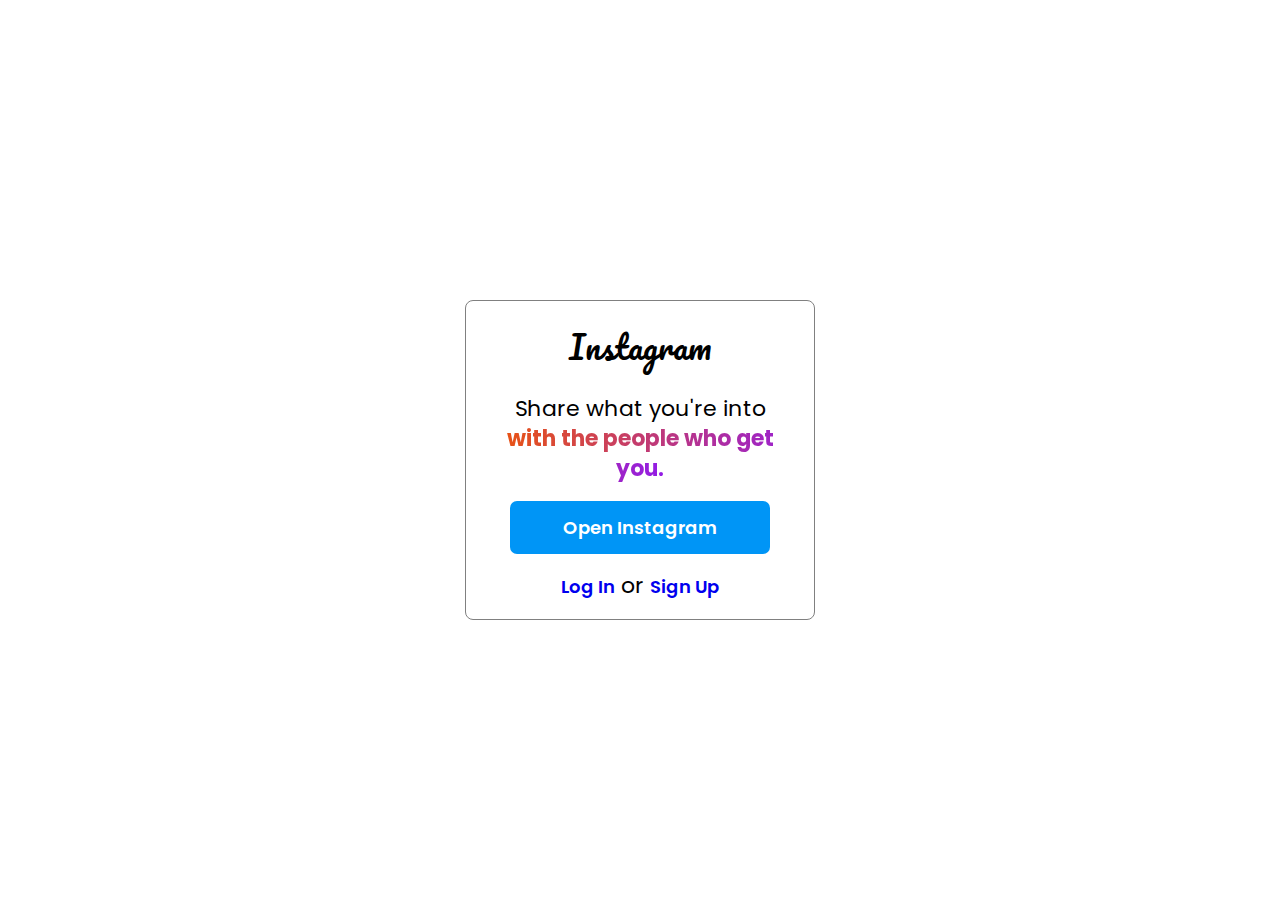
<file: index.html>
<!DOCTYPE html>
<html lang="en">
<head>
    <meta charset="UTF-8">
    <meta name="viewport" content="width=device-width, initial-scale=1.0">
    <title>Instagram Signup</title>
    <link rel="shortcut icon" href="./assets/favicon.png" type="image/x-icon">
    <link rel="stylesheet" href="./assets/style.css">
    <link rel="preconnect" href="https://fonts.googleapis.com">
<link rel="preconnect" href="https://fonts.gstatic.com" crossorigin>
<link href="https://fonts.googleapis.com/css2?family=Gochi+Hand&family=Pacifico&family=Poppins:ital,wght@0,100;0,200;0,300;0,400;0,500;0,600;0,700;0,800;0,900;1,100;1,200;1,300;1,400;1,500;1,600;1,700;1,800;1,900&display=swap" rel="stylesheet">
</head>
<body>
    <div class="main">
        <h1>Instagram</h1>
        <p>Share what you're into <span>with the people who get you.</span></p>
        <button><a href="./assets/home.html">Open Instagram</a></button>
        <p><a href="./assets/login.html">Log In</a> or <a href="./assets/signUp.html">Sign Up</a></p>
    </div>
</body>
</html>
</file>
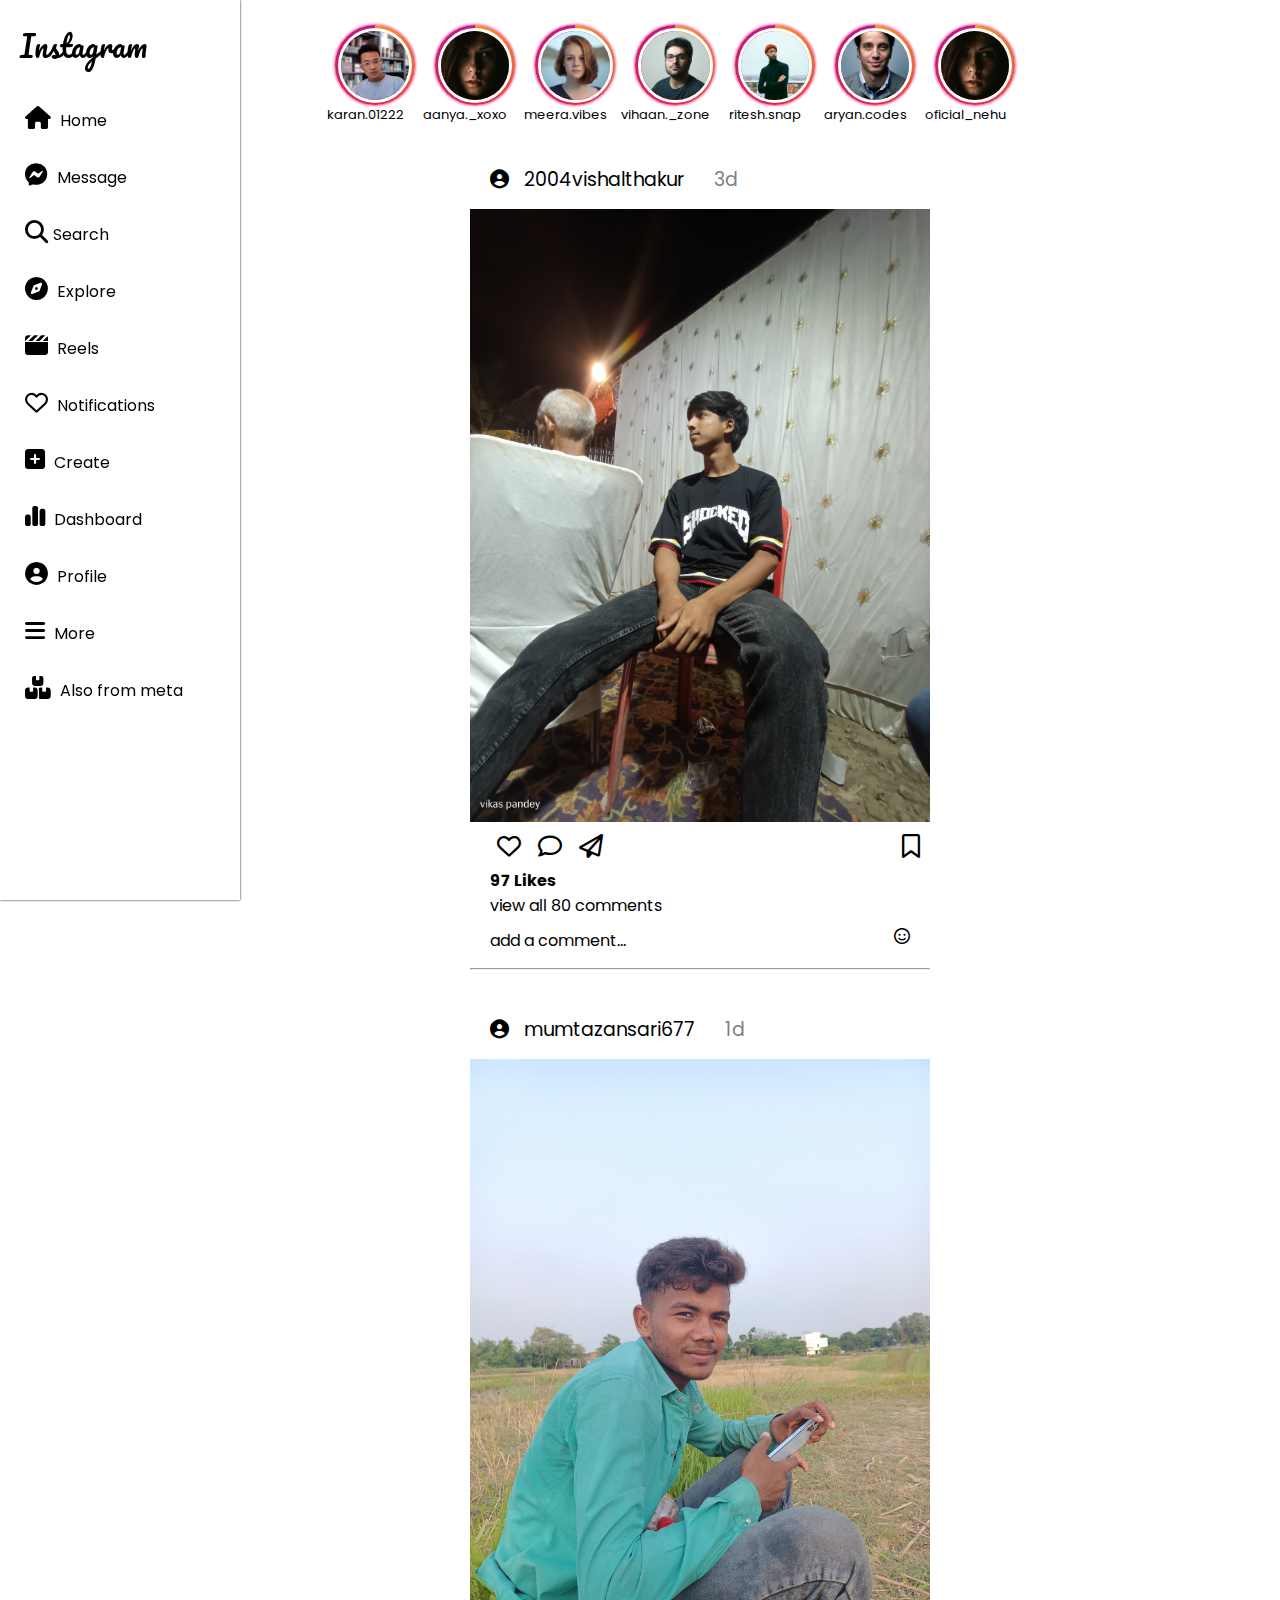
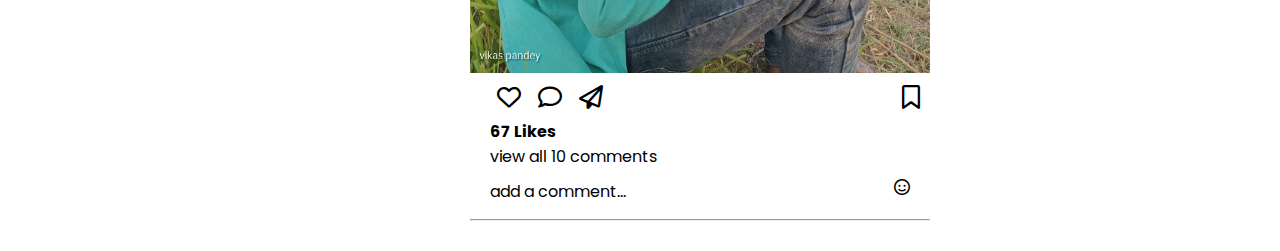
<file: assets/home.html>
<!DOCTYPE html>
<html lang="en">

<head>
    <meta charset="UTF-8">
    <meta name="viewport" content="width=device-width, initial-scale=1.0">
    <title>Instagram-Home</title>
    <link rel="shortcut icon" href="favicon.png" type="image/x-icon">
    <link rel="stylesheet" href="home.css">
    <link rel="preconnect" href="https://fonts.googleapis.com">
    <link rel="preconnect" href="https://fonts.gstatic.com" crossorigin>
    <link
        href="https://fonts.googleapis.com/css2?family=Gochi+Hand&family=Pacifico&family=Poppins:ital,wght@0,100;0,200;0,300;0,400;0,500;0,600;0,700;0,800;0,900;1,100;1,200;1,300;1,400;1,500;1,600;1,700;1,800;1,900&display=swap"
        rel="stylesheet">
    <link rel="stylesheet" href="https://cdnjs.cloudflare.com/ajax/libs/font-awesome/6.7.2/css/all.min.css"
        integrity="sha512-Evv84Mr4kqVGRNSgIGL/F/aIDqQb7xQ2vcrdIwxfjThSH8CSR7PBEakCr51Ck+w+/U6swU2Im1vVX0SVk9ABhg=="
        crossorigin="anonymous" referrerpolicy="no-referrer" />
</head>

<body>
    <div class="main">
        <div class="side">
            <h1>Instagram</h1>
            <i class="fa-brands fa-instagram"></i>
            <div class="nav">
                <ul>
                    <li><a href="#"><i class="fa-solid fa-house"></i> <span>Home</span></a></li>
                    <li><a href="#"><i class="fa-brands fa-facebook-messenger"></i> <span>Message</span></a></li>
                    <li><a href="#"><i class="fa-solid fa-magnifying-glass"></i><span>Search</span></a></li>
                    <li><a href="#"><i class="fas fa-compass"></i> <span>Explore</span></a></li>
                    <li><a href="#"><i class="fas fa-clapperboard"></i> <span>Reels</span></a></li>

                    <li><a href="#"><i class="fa-regular fa-heart"></i> <span>Notifications</span></a></li>
                    <li><a href="#"><i class="fa-solid fa-square-plus"></i><span> Create</span></a></li>
                    <li><a href="#"><i class="fa-solid fa-chart-simple"></i> <span>Dashboard</span></a></li>
                    <li><a href="#"><i class="fas fa-user-circle"></i><span> Profile</span></a></li>
                    <li><a href="#"><i class="fa-solid fa-bars"></i> <span>More</span></a></li>
                    <li><a href="#"><i class="fa-solid fa-boxes-stacked"></i> <span>Also from meta</span></a></li>
                </ul>
            </div>
        </div>

        <div class="content">
            <div class="header">
                <div class="name">
                    <div class="story"><img src="./photos/story1.jpg" alt=""></div>karan.01222
                </div>
                <div class="name">
                    <div class="story"><img src="./photos/story2.jpg" alt=""></div>aanya._xoxo
                </div>
                <div class="name">
                    <div class="story"><img src="./photos/story3.jpg" alt=""></div>meera.vibes
                </div>
                <div class="name">
                    <div class="story"><img src="./photos/story4.jpg" alt=""></div>vihaan._zone
                </div>
                <div class="name">
                    <div class="story"><img src="./photos/story5.jpg" alt=""></div>ritesh.snap
                </div>
                <div class="name">
                    <div class="story"><img src="./photos/story6.jpg" alt=""></div>aryan.codes
                </div>
                <div class="name">
                    <div class="story"><img src="./photos/story2.jpg" alt=""></div>oficial_nehu
                </div>

            </div>
            <div class="all">
                <div class="profile">
                    <span><i class="fas fa-user-circle"></i>
                        2004vishalthakur </span> <span>3d</span>
                </div>
                <div class="image">
                    <img src="./photos/vishal.jpg" alt="">
                </div>
                <div class="icon">
                    <div><i class="fa-regular fa-heart"></i><i class="fa-regular fa-comment"></i>
                        <i class="fa-regular fa-paper-plane"></i>
                    </div>
                    <i class="fa-regular fa-bookmark"></i>
                </div>
                <div class="p">
                    <p><b>97 Likes</b></p>
                    <p>view all 80 comments</p>
                </div>
                <div class="emoji">
                    <p>add a comment...</p>
                    <i class="fa-regular fa-face-smile"></i>
                </div>
                <hr>
            </div>
            <div class="all">
                <div class="profile">
                    <span><i class="fas fa-user-circle"></i>
                        mumtazansari677 </span> <span>1d</span>
                </div>
                <div class="image">
                    <img src="./photos/vicky.jpg" alt="">
                </div>
                <div class="icon">
                    <div><i class="fa-regular fa-heart"></i><i class="fa-regular fa-comment"></i>
                        <i class="fa-regular fa-paper-plane"></i>
                    </div>
                    <i class="fa-regular fa-bookmark"></i>
                </div>
                <div class="p">
                    <p><b>67 Likes</b></p>
                    <p>view all 10 comments</p>
                </div>
                <div class="emoji">
                    <p>add a comment...</p>
                    <i class="fa-regular fa-face-smile"></i>
                </div>
                <hr>
            </div>
        </div>
        <div class="suggest">
            <div class="myprofile">
                <div class="person"><span><img src="./photos/story4.jpg" alt="">vikas_pandey_308</span> <a
                        href="#">Switch</a></div>
            </div>
            <div class="first">
                <p>Suggested for you </p>
                <span>See all</span>
            </div>
            <div class="people">
                <div class="person"><span><img src="./photos/story1.jpg" alt="">ankit_thakur_676</span> <a
                        href="#">follow</a></div>
                <div class="person"><span><img src="./photos/story2.jpg" alt="">vivekpandey045</span> <a
                        href="#">follow</a></div>
                <div class="person"><span><img src="./photos/story3.jpg" alt="">_nikhil_.thakur</span> <a
                        href="#">follow</a></div>
                <div class="person"><span><img src="./photos/story4.jpg" alt="">mr_ashishh_10</span> <a
                        href="#">follow</a></div>
                <div class="person"><span><img src="./photos/story5.jpg" alt="">_yash__789</span> <a href="#">follow</a>
                </div>
                <div class="person"><span><img src="./photos/story6.jpg" alt="">shiva19_a </span><a href="#">follow</a>
                </div>
            </div>
            <p class="text">About Help Press API Jobs Privacy Terms Locations Language Meta Verified</p>
            <p class="copy">© 2025 Instagram from vikash</p>
        </div>
    </div>
</body>

</html>
</file>
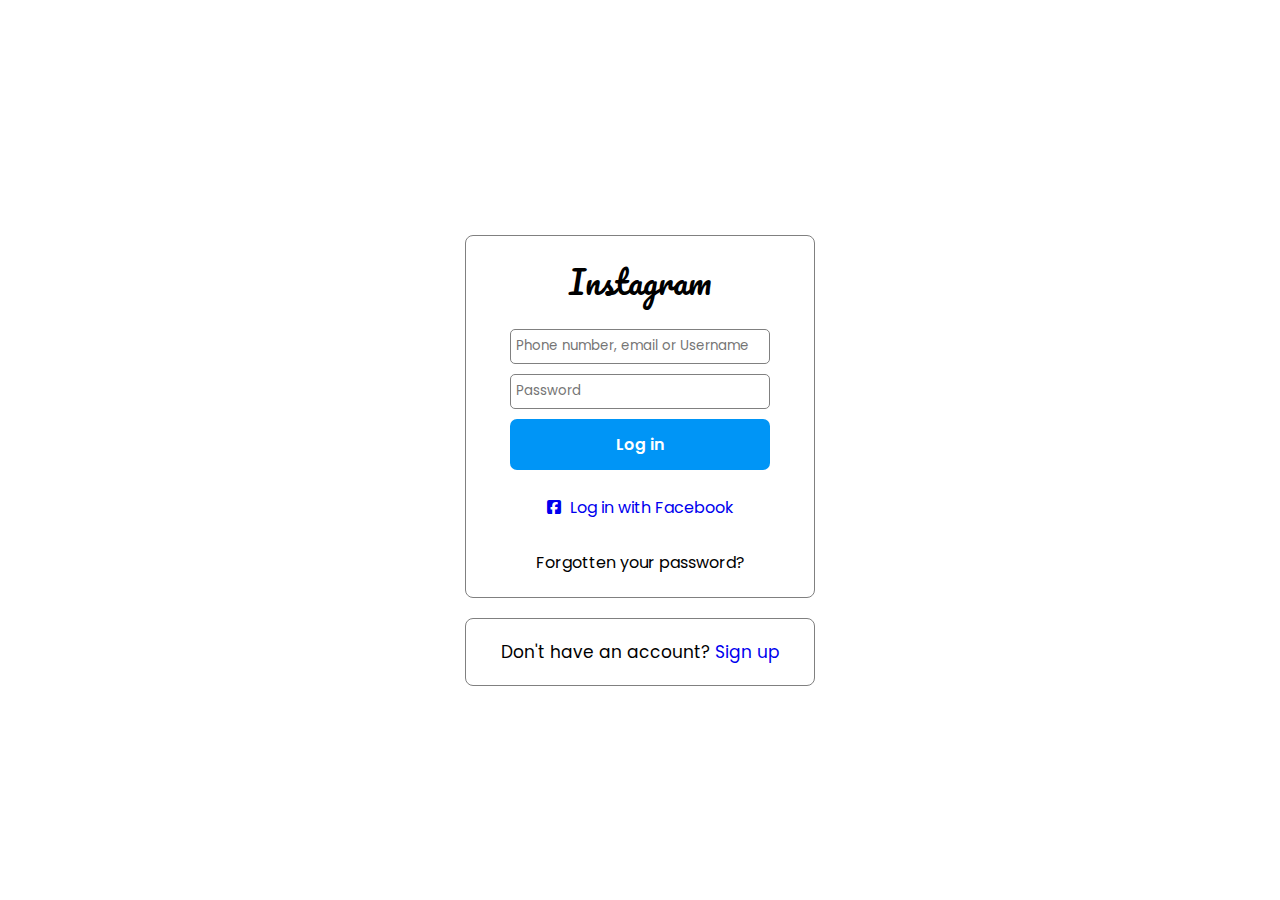
<file: assets/login.html>
<!DOCTYPE html>
<html lang="en">
<head>
    <meta charset="UTF-8">
    <meta name="viewport" content="width=device-width, initial-scale=1.0">
    <title>login-page</title>
    <link rel="shortcut icon" href="./favicon.png" type="image/x-icon">
    <link rel="stylesheet" href="login.css">
    <link rel="preconnect" href="https://fonts.googleapis.com">
<link rel="preconnect" href="https://fonts.gstatic.com" crossorigin>
<link href="https://fonts.googleapis.com/css2?family=Gochi+Hand&family=Pacifico&family=Poppins:ital,wght@0,100;0,200;0,300;0,400;0,500;0,600;0,700;0,800;0,900;1,100;1,200;1,300;1,400;1,500;1,600;1,700;1,800;1,900&display=swap" rel="stylesheet">
<link rel="stylesheet" href="https://cdnjs.cloudflare.com/ajax/libs/font-awesome/6.7.2/css/all.min.css" integrity="sha512-Evv84Mr4kqVGRNSgIGL/F/aIDqQb7xQ2vcrdIwxfjThSH8CSR7PBEakCr51Ck+w+/U6swU2Im1vVX0SVk9ABhg==" crossorigin="anonymous" referrerpolicy="no-referrer" />
</head>
<body>
    <div class="main">
        <h1>Instagram</h1>
        <form id ="loginForm">
        <input type="text" placeholder="Phone number, email or Username">
        <input type="password" placeholder="Password">
        <button><a href="./home.html">Log in</a></button>
        </form>
        <a href="#"><i class="fa-brands fa-square-facebook"></i> Log in with Facebook</a>
        <a class="forgot" href="#">Forgotten your password?</a>

    </div>
    <div class="second">
        <p>Don't have an account? <a href="./signUp.html">Sign up</a></p>
    </div>
</body>
</html>
</file>
<file: assets/style.css>
*{
    margin: 0;
    padding: 0;
    box-sizing: border-box;
    font-family: 'poppins', sans-serif;
}
body{
    height: 100dvh;
    width: 100vw;
    display: flex;
    flex-direction: column;
    align-items: center;
    justify-content: center;
    text-align: center;
}
.main{
    width: 350px;
    border: 1px solid grey;
    display: flex;
    flex-direction: column;
    align-items: center;
    text-align: center;
    padding: 7px 40px;
    margin-top: 20px;
    border-radius: 8px;
}

h1{
  font-family: "Pacifico", cursive;
  font-weight: 400;
  font-style: normal;
  margin: 10px 0px;
}

p{
    font-size: 22px;
    line-height: 30px;
    margin: 10px 0px;
}
button{
    width: 260px;
    font-weight: 600;
    font-size: 16px;
    padding: 13px 20px;
    border-radius: 7px;
    margin: 7px auto;
    color: white;
    background-color: #0095f6;
    border: none;
    cursor: pointer;
}
button:hover{
    background-color: #2ba5f7;
}
a{
    text-decoration: none;
    font-size: 18px;
    font-weight: 600;
}
span{
    background: linear-gradient(90deg, rgb(231, 82, 23), rgb(146, 28, 230));
    -webkit-background-clip: text;
    -webkit-text-fill-color: transparent;
    font-weight: bold;
}
button a{
    color: white;
}
</file>
<file: assets/home.css>
* {
    margin: 0;
    padding: 0;
    box-sizing: border-box;
    font-family: 'poppins', sans-serif;
}
.main {
    width: 90vw;
    height: 100%;
    display: flex;
}
i {
    cursor: pointer;
}

.side h1+i {
    display: none;
    margin-top: 16px;
    margin-left: 18px;
    font-size: 35px;
}
.side {
    position: fixed;
    left: 0;
    top: 0;
    height: 100vh;
    z-index: 100;
    width: 240px;
    min-width: 60px;
    height: 100vh;
    box-shadow: 0 0 2px;
    padding-left: 5px;
}

ul li {
    list-style: none;
    padding: 15px 10px;
}

ul li:hover {
    background-color: rgba(136, 135, 135, 0.141);
    border-radius: 10px;
}

h1 {
    font-family: "Pacifico", cursive;
    font-weight: 400;
    font-style: normal;
    margin: 20px 15px;
    font-size: 1.8rem;
}

a {
    text-decoration: none;
    color: black;
    font-size: 20px;
    font-size: 1rem;
}

a i {
    margin-right: 5px;
    font-size: 23px;
    padding-left: 10px;
}

.content {
    width: 100%;
    max-width: 800px;
    display: flex;
    flex-direction: column;
    align-items: center;
    margin-left: 300px;
}

.suggest {
    width: 300px;
    height: 100dvh;
}

.nav-icon {
    display: none;
}

@media (max-width:1500px) {
    .suggest {
        display: none;
    }

    .content {
        width: 100%;
    }
}

@media (max-width:900px) {
    li a span , h1{
        display: none;
    }

    .side h1+i {
        display: block;
    }

    .side {
        padding-left: 0px;
        width: 60px;
    }

    .content {
        margin-left: 60px;
    }
}

@media (max-width:450px) {
    .side h1 {
        display: block;
        width: 100vw;
        margin: 0;
        padding-bottom: 5px;
        padding-left: 15px;
        background-color: rgb(243, 241, 241);
        box-shadow: 0 0 8px;
    }

    .side h1+i {
        display: none
    }

    .content {
        width: 100vw;
        margin-top: 50px;
        margin-left: 0;
        margin-bottom: 60px;
    }
    li .fa-compass, li .fa-chart-simple, .fa-boxes-stacked, .fa-bars {
        display: none !important;
    }

    .nav ul {
        width: 100vw;
        display: flex;
        justify-content: space-around;
        background-color: rgb(243, 241, 241);
        box-shadow: 0 0 8px;
        position: fixed;
        bottom: 0;
    }

    .nav .fa-heart {
        display: block;
        position: fixed;
        top: 15px;
        right: 17%;
        font-size: 30px;
    }

    .nav .fa-facebook-messenger {
        display: block;
        position: fixed;
        top: 15px;
        right: 5%;
        font-size: 30px;
    }

    .side {
        box-shadow: none;
    }
}

.header {
    width: 100%;
    height: 150px;
    display: flex;
    align-items: center;
    overflow: scroll;
    margin-left: 30px;
}

::-webkit-scrollbar {
    display: none;
}

.story {
    height: 80px;
    width: 80px;
    border-radius: 50%;
    background: conic-gradient(#f09433, #e6683c, #dc2743, #cc2366, #bc1888);
    box-shadow: 0 0 3px rgba(255, 0, 128, 0.6),
        0 0 3px rgba(255, 0, 128, 0.5),
        0 0 3px rgba(255, 0, 128, 0.4);
    padding: 3px;
    display: flex;
    justify-content: center;
    align-items: center;
    margin-left: 20px;
}

.story img {
    height: 75px;
    width: 75px;
    border-radius: 50%;
    object-fit: cover;
    border: 3px solid white;
    cursor: pointer;
}

.name {
    font-size: 13px;
    text-align: center;
}

.all {
    width: 100%;
    max-width: 460px;
    display: flex;
    flex-direction: column;
    margin-bottom: 30px;
}

.profile {
    margin: 10px;
    font-size: 19px;
}

span i {
    margin: 10px;
}

span {
    margin-right: 25px;
}

.profile span+span {
    color: grey;
}

.image img {
    width: 100%;
}

.icon {
    display: flex;
    justify-content: space-between;
    padding: 5px 10px;
    font-size: 24px;
}

.icon div {
    width: 140px;
    display: flex;
    justify-content: space-evenly;
}

.icon+.p, .emoji {
    margin: 5px 20px;
}

.emoji {
    display: flex;
    justify-content: space-between;
    margin-bottom: 15px;
}

.myprofile {
    margin: 30px 0px;
    margin-top: 40px;
}

.first {
    display: flex;
    justify-content: space-between;
    margin: 10px;
    font-size: 14px;
}

.people {
    display: flex;
    flex-direction: column;
    justify-content: space-around;
    width: 250px;
    height: 350px;
}

.person {
    display: flex;
    justify-content: space-between;
    align-items: center;
    width: 100%;
}

.person img {
    height: 50px;
    width: 50px;
    object-fit: cover;
    border-radius: 50%;
    border: 1px solid grey;
}

.person span {
    font-size: 14px;
    display: flex;
    align-items: center;
    gap: 20px;
}

.person a {
    font-size: 14px;
    color: rgb(47, 47, 222);
    font-weight: 500;
}

.text {
    color: grey;
    font-size: 12px;
    margin: 20px 5px;
}

.copy {
    color: grey;

}
</file>
<file: assets/login.css>
*{
    margin: 0;
    padding: 0;
    box-sizing: border-box;
    font-family: 'poppins', sans-serif;
}
body{
    height: 100dvh;
    width: 100vw;
    display: flex;
    flex-direction: column;
    align-items: center;
    justify-content: center;
    text-align: center;
}
.main , .second{
    width: 350px;
    border: 1px solid grey;
    display: flex;
    flex-direction: column;
    align-items: center;
    text-align: center;
    padding: 7px 40px;
    margin-top: 20px;
    border-radius: 8px;
    background-color: rgb(255, 255, 255);
}
.second{
    padding: 20px 0px;
    font-size: 17px;
}
h1{
  font-family: "Pacifico", cursive;
  font-weight: 400;
  font-style: normal;
  margin: 10px 0px;
}
input{
    width: 260px;
    height: 35px;
    padding-left: 5px;
    margin-top: 10px;
    border-radius: 5px;
    border: 1px solid grey;
}
button{
    width: 260px;
    font-weight: 600;
    font-size: 16px;
    padding: 13px 20px;
    border-radius: 7px;
    margin: 10px auto;
    color: white;
    background-color: #0095f6;
    border: none;
    cursor: pointer;
}
button:hover{
    background-color: #2ba5f7;
}
 a{
    text-decoration: none;
    margin: 15px 0px;
}
a i{
    margin-right:5px;
}
.forgot{
    color: black;
}
button a{
    color: white;
}
</file>
